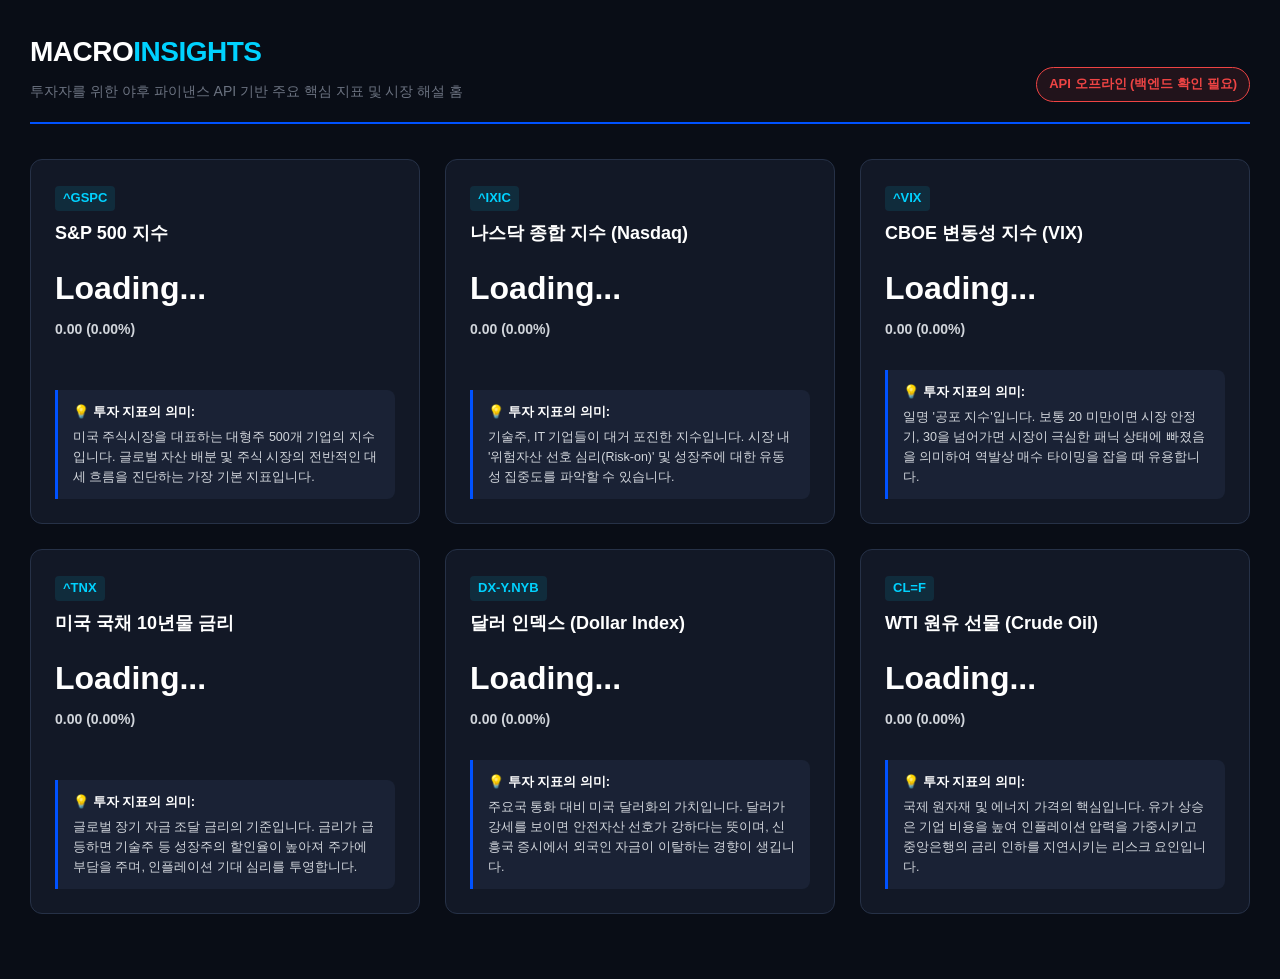
<file: home.html>
<!DOCTYPE html>
<html lang="ko">
<head>
    <meta charset="UTF-8">
    <meta name="viewport" content="width=device-width, initial-scale=1.0">
    <title>투자자용 매크로 지표 대시보드 (Macro Insights)</title>
    <style>
        * {
            box-sizing: border-box;
            margin: 0;
            padding: 0;
        }

        :root {
            --bg-main: #090d16;
            --bg-card: #121826;
            --bg-inner: #1a2235;
            --primary-blue: #0052ff;
            --cyan-blue: #00d2ff;
            --text-title: #ffffff;
            --text-body: #d1d5db;
            --text-muted: #6b7280;
            --border-color: #263147;
            --accent-green: #10b981;
            --accent-red: #ef4444;
        }

        body {
            font-family: -apple-system, BlinkMacSystemFont, 'Segoe UI', Roboto, sans-serif;
            background-color: var(--bg-main);
            color: var(--text-body);
            padding: 30px;
            line-height: 1.6;
        }

        header {
            border-bottom: 2px solid var(--primary-blue);
            padding-bottom: 20px;
            margin-bottom: 35px;
        }

        .header-container {
            display: flex;
            justify-content: space-between;
            align-items: flex-end;
        }

        .logo-area h1 {
            color: var(--text-title);
            font-size: 28px;
            font-weight: 800;
            letter-spacing: -0.5px;
        }

        .logo-area h1 span { color: var(--cyan-blue); }
        .logo-area p { color: var(--text-muted); font-size: 14px; margin-top: 5px; }

        .status-badge {
            background-color: rgba(0, 82, 255, 0.15);
            border: 1px solid var(--primary-blue);
            color: var(--cyan-blue);
            padding: 6px 12px;
            border-radius: 20px;
            font-size: 13px;
            font-weight: 600;
        }

        .dashboard-grid {
            display: grid;
            grid-template-columns: repeat(auto-fit, minmax(350px, 1fr));
            gap: 25px;
            margin-bottom: 35px;
        }

        .metric-card {
            background-color: var(--bg-card);
            border: 1px solid var(--border-color);
            border-radius: 12px;
            padding: 24px;
            display: flex;
            flex-direction: column;
            justify-content: space-between;
        }

        .ticker-name {
            font-size: 13px;
            font-weight: bold;
            color: var(--cyan-blue);
            background: rgba(0, 210, 255, 0.1);
            padding: 2px 8px;
            border-radius: 4px;
            display: inline-block;
        }

        .index-title {
            font-size: 18px;
            color: var(--text-title);
            font-weight: 700;
            margin-top: 8px;
        }

        .card-value-box { margin: 15px 0; }
        .current-price { font-size: 32px; font-weight: 800; color: var(--text-title); }
        .price-change { font-size: 14px; font-weight: 600; margin-top: 4px; }

        /* 상승/하락 컬러 클래스 */
        .up { color: var(--accent-green); }
        .down { color: var(--accent-red); }

        .indicator-meaning {
            background-color: var(--bg-inner);
            border-left: 3px solid var(--primary-blue);
            padding: 12px 15px;
            border-radius: 0 8px 8px 0;
            margin-top: 15px;
        }

        .indicator-meaning strong { color: var(--text-title); display: block; margin-bottom: 4px; font-size: 13px;}
        .indicator-meaning p { color: var(--text-body); font-size: 12.5px; }
    </style>
</head>
<body>

    <header>
        <div class="header-container">
            <div class="logo-area">
                <h1>MACRO<span>INSIGHTS</span></h1>
                <p>투자자를 위한 야후 파이낸스 API 기반 주요 핵심 지표 및 시장 해설 홈</p>
            </div>
            <div class="status-badge" id="api-status">API 연결 대기 중...</div>
        </div>
    </header>

    <div class="dashboard-grid">
        <div class="metric-card" id="card-sp500">
            <div>
                <div><span class="ticker-name">^GSPC</span></div>
                <div class="index-title">S&P 500 지수</div>
                <div class="card-value-box">
                    <div class="current-price">Loading...</div>
                    <div class="price-change">0.00 (0.00%)</div>
                </div>
            </div>
            <div class="indicator-meaning">
                <strong>💡 투자 지표의 의미:</strong>
                <p>미국 주식시장을 대표하는 대형주 500개 기업의 지수입니다. 글로벌 자산 배분 및 주식 시장의 전반적인 대세 흐름을 진단하는 가장 기본 지표입니다.</p>
            </div>
        </div>

        <div class="metric-card" id="card-nasdaq">
            <div>
                <div><span class="ticker-name">^IXIC</span></div>
                <div class="index-title">나스닥 종합 지수 (Nasdaq)</div>
                <div class="card-value-box">
                    <div class="current-price">Loading...</div>
                    <div class="price-change">0.00 (0.00%)</div>
                </div>
            </div>
            <div class="indicator-meaning">
                <strong>💡 투자 지표의 의미:</strong>
                <p>기술주, IT 기업들이 대거 포진한 지수입니다. 시장 내 '위험자산 선호 심리(Risk-on)' 및 성장주에 대한 유동성 집중도를 파악할 수 있습니다.</p>
            </div>
        </div>

        <div class="metric-card" id="card-vix">
            <div>
                <div><span class="ticker-name">^VIX</span></div>
                <div class="index-title">CBOE 변동성 지수 (VIX)</div>
                <div class="card-value-box">
                    <div class="current-price">Loading...</div>
                    <div class="price-change">0.00 (0.00%)</div>
                </div>
            </div>
            <div class="indicator-meaning">
                <strong>💡 투자 지표의 의미:</strong>
                <p>일명 '공포 지수'입니다. 보통 20 미만이면 시장 안정기, 30을 넘어가면 시장이 극심한 패닉 상태에 빠졌음을 의미하여 역발상 매수 타이밍을 잡을 때 유용합니다.</p>
            </div>
        </div>

        <div class="metric-card" id="card-bond10y">
            <div>
                <div><span class="ticker-name">^TNX</span></div>
                <div class="index-title">미국 국채 10년물 금리</div>
                <div class="card-value-box">
                    <div class="current-price">Loading...</div>
                    <div class="price-change">0.00 (0.00%)</div>
                </div>
            </div>
            <div class="indicator-meaning">
                <strong>💡 투자 지표의 의미:</strong>
                <p>글로벌 장기 자금 조달 금리의 기준입니다. 금리가 급등하면 기술주 등 성장주의 할인율이 높아져 주가에 부담을 주며, 인플레이션 기대 심리를 투영합니다.</p>
            </div>
        </div>

        <div class="metric-card" id="card-dollar">
            <div>
                <div><span class="ticker-name">DX-Y.NYB</span></div>
                <div class="index-title">달러 인덱스 (Dollar Index)</div>
                <div class="card-value-box">
                    <div class="current-price">Loading...</div>
                    <div class="price-change">0.00 (0.00%)</div>
                </div>
            </div>
            <div class="indicator-meaning">
                <strong>💡 투자 지표의 의미:</strong>
                <p>주요국 통화 대비 미국 달러화의 가치입니다. 달러가 강세를 보이면 안전자산 선호가 강하다는 뜻이며, 신흥국 증시에서 외국인 자금이 이탈하는 경향이 생깁니다.</p>
            </div>
        </div>

        <div class="metric-card" id="card-oil">
            <div>
                <div><span class="ticker-name">CL=F</span></div>
                <div class="index-title">WTI 원유 선물 (Crude Oil)</div>
                <div class="card-value-box">
                    <div class="current-price">Loading...</div>
                    <div class="price-change">0.00 (0.00%)</div>
                </div>
            </div>
            <div class="indicator-meaning">
                <strong>💡 투자 지표의 의미:</strong>
                <p>국제 원자재 및 에너지 가격의 핵심입니다. 유가 상승은 기업 비용을 높여 인플레이션 압력을 가중시키고 중앙은행의 금리 인하를 지연시키는 리스크 요인입니다.</p>
            </div>
        </div>
    </div>

    <script>
        // Python 백엔드 API 서버로부터 데이터를 가져와 UI를 업데이트하는 핵심 로직
        async function fetchMacroData() {
            const statusBadge = document.getElementById('api-status');
            try {
                // 1단계에서 만든 FastAPI 서버 주소 호출 (CORS 우회)
                const response = await fetch('http://localhost:8000/api/macro');
                if (!response.ok) throw new Error("네트워크 응답 불량");
                
                const data = await response.json();
                
                // 데이터 매핑 리스트
                const keys = ['sp500', 'nasdaq', 'vix', 'bond10y', 'dollar', 'oil'];
                
                keys.forEach(key => {
                    const card = document.getElementById(`card-${key}`);
                    if(card && data[key]) {
                        // 가격 및 변동률 업데이트
                        card.querySelector('.current-price').innerText = data[key].price;
                        
                        const changeEl = card.querySelector('.price-change');
                        changeEl.innerText = data[key].change;
                        
                        // 상승/하락 여부에 따른 스타일 클래스(up/down) 부여
                        changeEl.className = `price-change ${data[key].status}`;
                    }
                });
                
                statusBadge.innerText = "Yahoo API 데이터 연동 완료";
                statusBadge.style.borderColor = "#10b981";
                statusBadge.style.color = "#10b981";
                statusBadge.style.backgroundColor = "rgba(16, 185, 129, 0.1)";

            } catch (error) {
                console.error("데이터 로드 실패:", error);
                statusBadge.innerText = "API 오프라인 (백엔드 확인 필요)";
                statusBadge.style.borderColor = "#ef4444";
                statusBadge.style.color = "#ef4444";
                statusBadge.style.backgroundColor = "rgba(239, 68, 68, 0.1)";
            }
        }

        // 페이지가 열릴 때 '딱 한 번만' 야후 파이낸스 가공 데이터를 조회하여 뿌려줌
        window.onload = fetchMacroData;
    </script>
</body>
</html>
</file>
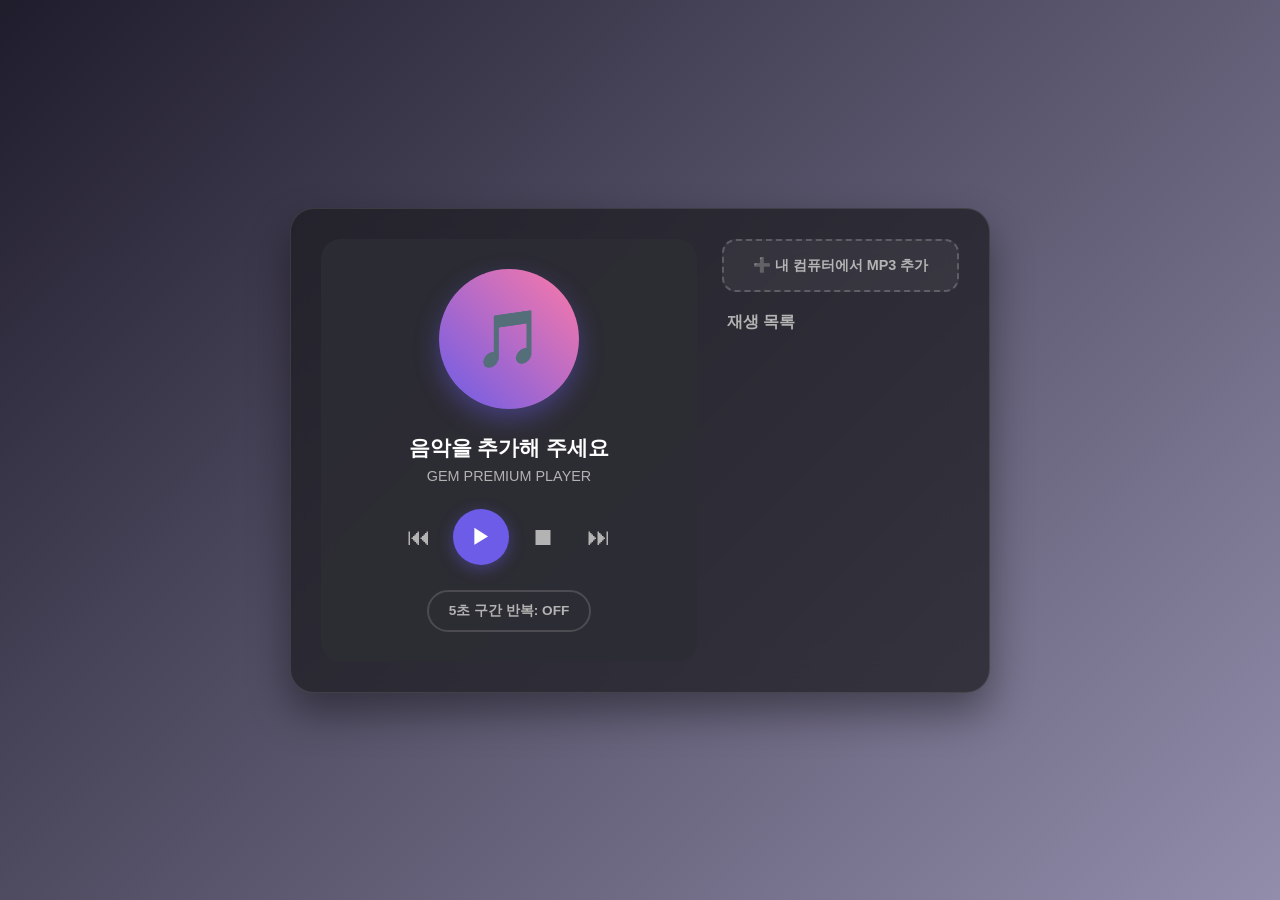
<file: mp3player.html>
<!DOCTYPE html>
<html lang="ko">
<head>
    <meta charset="UTF-8">
    <meta name="viewport" content="width=device-width, initial-scale=1.0">
    <title>GEM 프리미엄 MP3 플레이어</title>
    <style>
        /* ==========================================
           🎨 CSS: 모던 다크모드 디자인 & 세련된 그래픽
           ========================================== */
        :root {
            --bg-gradient: linear-gradient(135deg, #1f1c2c, #928dab);
            --panel-bg: rgba(30, 30, 35, 0.75);
            --card-bg: rgba(45, 45, 52, 0.9);
            --text-main: #ffffff;
            --text-sub: #b3b3b3;
            --accent-color: #6c5ce7;
            --accent-hover: #a29bfe;
            --danger-color: #ff7675;
            --danger-hover: #ff7675;
        }

        * {
            box-sizing: border-box;
            margin: 0;
            padding: 0;
        }

        body {
            font-family: '-apple-system', BlinkMacSystemFont, 'Segoe UI', Roboto, Helvetica, Arial, sans-serif;
            background: var(--bg-gradient);
            color: var(--text-main);
            min-height: 100vh;
            display: flex;
            justify-content: center;
            align-items: center;
            padding: 20px;
        }

        /* 메인 컨테이너 (레이아웃) */
        .player-app {
            display: flex;
            background: var(--panel-bg);
            backdrop-filter: blur(20px);
            -webkit-backdrop-filter: blur(20px);
            border: 1px solid rgba(255, 255, 255, 0.1);
            padding: 30px;
            border-radius: 24px;
            box-shadow: 0 20px 40px rgba(0, 0, 0, 0.4);
            width: 700px;
            max-width: 100%;
            gap: 25px;
        }

        /* 1. 왼쪽 메인 제어부 */
        .player-main {
            flex: 1.2;
            background: var(--card-bg);
            border-radius: 20px;
            padding: 30px;
            text-align: center;
            display: flex;
            flex-direction: column;
            justify-content: center;
            align-items: center;
        }

        /* 가상의 앨범 아트 그래픽 */
        .album-art {
            width: 140px;
            height: 140px;
            background: linear-gradient(45deg, #6c5ce7, #fd79a8);
            border-radius: 50%;
            margin-bottom: 25px;
            box-shadow: 0 10px 25px rgba(108, 92, 231, 0.4);
            display: flex;
            justify-content: center;
            align-items: center;
            font-size: 3.5rem;
            animation: rotateArt 20s linear infinite;
            animation-play-state: paused; /* 기본은 정지 상태 */
        }

        @keyframes rotateArt {
            from { transform: rotate(0deg); }
            to { transform: rotate(360deg); }
        }

        .song-title {
            font-size: 1.3rem;
            font-weight: 700;
            margin-bottom: 6px;
            width: 100%;
            white-space: nowrap;
            overflow: hidden;
            text-overflow: ellipsis;
        }

        .artist-name {
            font-size: 0.9rem;
            color: var(--text-sub);
            margin-bottom: 25px;
        }

        /* 오디오 컨트롤 버튼 셋 */
        .controls {
            display: flex;
            align-items: center;
            gap: 12px;
            margin-bottom: 25px;
        }

        .btn-ctrl {
            background: none;
            border: none;
            color: var(--text-sub);
            font-size: 1.5rem;
            cursor: pointer;
            width: 44px;
            height: 44px;
            border-radius: 50%;
            display: flex;
            justify-content: center;
            align-items: center;
            transition: all 0.2s ease;
        }

        .btn-ctrl:hover {
            color: var(--text-main);
            background-color: rgba(255, 255, 255, 0.08);
        }

        /* 재생 버튼 강조 */
        .btn-play-pause {
            background-color: var(--accent-color);
            color: #fff;
            font-size: 1.3rem;
            width: 56px;
            height: 56px;
            box-shadow: 0 4px 15px rgba(108, 92, 231, 0.4);
        }

        .btn-play-pause:hover {
            background-color: var(--accent-hover);
            color: #fff;
            transform: scale(1.05);
        }

        /* 5초 구간 반복 버튼 */
        .btn-loop {
            background-color: transparent;
            border: 2px solid rgba(255, 255, 255, 0.15);
            color: var(--text-sub);
            padding: 10px 20px;
            border-radius: 30px;
            cursor: pointer;
            font-size: 0.85rem;
            font-weight: 600;
            transition: all 0.2s ease;
        }

        .btn-loop:hover {
            border-color: rgba(255, 255, 255, 0.4);
            color: var(--text-main);
        }

        .btn-loop.active {
            background-color: var(--danger-color);
            border-color: var(--danger-color);
            color: #fff;
            box-shadow: 0 4px 12px rgba(255, 118, 117, 0.3);
        }


        /* 2. 오른쪽 플레이리스트 및 업로드부 */
        .player-playlist {
            flex: 0.9;
            display: flex;
            flex-direction: column;
        }

        /* 음악 추가 버튼 스타일 */
        .upload-label {
            background-color: rgba(255, 255, 255, 0.05);
            border: 2px dashed rgba(255, 255, 255, 0.2);
            color: var(--text-sub);
            padding: 15px;
            border-radius: 14px;
            text-align: center;
            cursor: pointer;
            font-size: 0.9rem;
            font-weight: 600;
            margin-bottom: 20px;
            transition: all 0.2s ease;
            display: block;
        }

        .upload-label:hover {
            background-color: rgba(255, 255, 255, 0.1);
            border-color: var(--accent-hover);
            color: var(--text-main);
        }

        #file-input {
            display: none;
        }

        .playlist-header {
            font-size: 1rem;
            font-weight: 600;
            color: var(--text-sub);
            margin-bottom: 12px;
            padding-left: 5px;
        }

        /* 스크롤 가능한 곡 목록 */
        .track-list {
            list-style: none;
            overflow-y: auto;
            flex-grow: 1;
            max-height: 260px;
            padding-right: 5px;
        }

        /* 스크롤바 세련되게 디자인 */
        .track-list::-webkit-scrollbar {
            width: 6px;
        }
        .track-list::-webkit-scrollbar-thumb {
            background: rgba(255, 255, 255, 0.1);
            border-radius: 4px;
        }

        .track-list li {
            padding: 12px 16px;
            border-radius: 10px;
            cursor: pointer;
            font-size: 0.9rem;
            color: var(--text-sub);
            white-space: nowrap;
            overflow: hidden;
            text-overflow: ellipsis;
            margin-bottom: 6px;
            transition: all 0.2s ease;
            background-color: rgba(255, 255, 255, 0.02);
        }

        .track-list li:hover {
            background-color: rgba(255, 255, 255, 0.07);
            color: var(--text-main);
        }

        /* 현재 재생중인 곡의 하이라이트 스타일 */
        .track-list li.playing {
            background-color: rgba(108, 92, 231, 0.15);
            color: var(--accent-hover);
            font-weight: 600;
            border-left: 4px solid var(--accent-color);
        }
    </style>
</head>
<body>

    <div class="player-app">
        <div class="player-main">
            <div class="album-art" id="album-art">🎵</div>
            
            <div class="song-title" id="music-title">음악을 추가해 주세요</div>
            <div class="artist-name">GEM PREMIUM PLAYER</div>
            
            <audio id="my-audio"></audio>

            <div class="controls">
                <button class="btn-ctrl" onclick="prevTrack()" title="이전곡">⏮</button>
                <button class="btn-ctrl btn-play-pause" onclick="togglePlay()" id="play-btn" title="재생">▶</button>
                <button class="btn-ctrl" onclick="stopTrack()" title="멈춤">⏹</button>
                <button class="btn-ctrl" onclick="nextTrack()" title="다음곡">⏭</button>
            </div>

            <button class="btn-loop" onclick="toggleLoop5Sec()" id="loop-btn">5초 구간 반복: OFF</button>
        </div>

        <div class="player-playlist">
            <label for="file-input" class="upload-label">
                ➕ 내 컴퓨터에서 MP3 추가
            </label>
            <input type="file" id="file-input" accept="audio/mpeg" multiple>
            
            <div class="playlist-header">재생 목록</div>
            <ul class="track-list" id="playlist-ul">
                </ul>
        </div>
    </div>

    <script>
        const audio = document.getElementById('my-audio');
        const playBtn = document.getElementById('play-btn');
        const loopBtn = document.getElementById('loop-btn');
        const musicTitle = document.getElementById('music-title');
        const fileInput = document.getElementById('file-input');
        const playlistUl = document.getElementById('playlist-ul');
        const albumArt = document.getElementById('album-art');

        let playlist = [];  // 곡 정보를 담을 리스트
        let currentIdx = 0; // 현재 곡 위치

        let isLooping5Sec = false; // 구간반복 활성화 여부
        let loopStartTime = 0;     // 구간반복이 시작된 시점의 재생시간 저장

        // 1. 사용자가 파일을 선택했을 때 처리하는 기능
        fileInput.addEventListener('change', function(e) {
            const files = e.target.files;
            if (files.length === 0) return;

            for (let i = 0; i < files.length; i++) {
                const file = files[i];
                if (file.type !== 'audio/mpeg') continue; // MP3 파일만 골라내기

                // 💡 [핵심] 브라우저가 임시로 파일에 접근할 수 있는 가상 주소(Blob URL) 생성
                const fileUrl = URL.createObjectURL(file);
                
                playlist.push({
                    title: file.name.replace('.mp3', ''), // 확장자 지우고 제목 추출
                    src: fileUrl
                });
            }

            renderPlaylist(); // 화면 목록 새로고침

            // 처음 곡이 등록되었고, 아직 아무 노래도 로드되지 않았다면 첫 곡을 대기시킴
            if (playlist.length > 0 && audio.src === "") {
                currentIdx = 0;
                loadTrack(currentIdx);
            }
        });

        // 2. 플레이리스트 목록을 화면에 깔끔하게 그려주는 기능
        function renderPlaylist() {
            playlistUl.innerHTML = ''; // 기존 리스트 청소

            playlist.forEach((track, index) => {
                const li = document.createElement('li');
                li.innerText = `${index + 1}. ${track.title}`;
                
                // 현재 재생중인 곡이면 특별한 CSS 클래스 부여
                if (index === currentIdx && audio.src !== "") {
                    li.classList.add('playing');
                }

                // 리스트 안의 노래를 클릭하면 바로 재생되는 기능
                li.addEventListener('click', () => {
                    currentIdx = index;
                    loadTrack(currentIdx);
                    audio.play();
                    setPlayState(true);
                });

                playlistUl.appendChild(li);
            });
        }

        // 3. 곡을 재생 장치에 불러오는 기능
        function loadTrack(index) {
            if (playlist.length === 0) return;

            audio.src = playlist[index].src;
            musicTitle.innerText = playlist[index].title;
            
            // 새 곡이 로드되면 기존에 켜져 있던 구간 반복은 해제함
            if (isLooping5Sec) {
                isLooping5Sec = false;
                loopBtn.innerText = "5초 구간 반복: OFF";
                loopBtn.classList.remove('active');
            }

            renderPlaylist(); // 재생 표시를 업데이트하기 위해 리스트 리렌더링
        }

        // 4. 재생 상태에 따라 그래픽과 버튼 모양을 바꾸는 통합 조절 기능
        function setPlayState(isPlaying) {
            if (isPlaying) {
                playBtn.innerText = "⏸";
                albumArt.style.animationPlayState = "running"; // 앨범 아트 회전 시작
            } else {
                playBtn.innerText = "▶";
                albumArt.style.animationPlayState = "paused";  // 앨범 아트 회전 일시정지
            }
        }

        // 5. 기본 컨트롤 함수들
        function togglePlay() {
            if (playlist.length === 0) {
                alert("음악 파일이 없습니다. 상단 버튼을 통해 MP3 파일을 먼저 추가해 주세요!");
                return;
            }

            if (audio.paused) {
                audio.play();
                setPlayState(true);
            } else {
                audio.pause();
                setPlayState(false);
            }
        }

        function stopTrack() {
            audio.pause();
            audio.currentTime = 0; // 시간을 처음으로 되돌림
            setPlayState(false);
            if (isLooping5Sec) toggleLoop5Sec(); // 정지 시 구간반복도 OFF
        }

        function nextTrack() {
            if (playlist.length === 0) return;
            currentIdx = (currentIdx + 1) % playlist.length; // 마지막 곡이면 다시 0번으로
            loadTrack(currentIdx);
            audio.play();
            setPlayState(true);
        }

        function prevTrack() {
            if (playlist.length === 0) return;
            currentIdx = (currentIdx - 1 + playlist.length) % playlist.length; // 0번 곡이면 마지막 곡으로
            loadTrack(currentIdx);
            audio.play();
            setPlayState(true);
        }

        // 6. ⭐ 핵심: 5초 구간 반복 기능
        function toggleLoop5Sec() {
            if (playlist.length === 0) return;
            if (audio.paused) {
                alert("노래가 재생 중일 때만 구간 반복을 지정할 수 있습니다.");
                return;
            }

            if (!isLooping5Sec) {
                isLooping5Sec = true;
                loopStartTime = audio.currentTime; // 누른 시점의 재생 위치(초) 기록
                loopBtn.innerText = "5초 구간 반복: ON";
                loopBtn.classList.add('active');
            } else {
                isLooping5Sec = false;
                loopBtn.innerText = "5초 구간 반복: OFF";
                loopBtn.classList.remove('active');
            }
        }

        // 7. 실시간 감시 엔진 (노래가 흐르는 동안 브라우저가 주기적으로 실행함)
        audio.addEventListener('timeupdate', function() {
            if (isLooping5Sec) {
                // 현재 재생 시간이 설정된 시작점보다 5초를 넘어가면 강제로 소환
                if (audio.currentTime >= loopStartTime + 5) {
                    audio.currentTime = loopStartTime;
                }
            }
        });

        // 8. 노래 한 곡이 완전히 끝났을 때의 자동화 기능
        audio.addEventListener('ended', function() {
            nextTrack(); // 자동으로 다음 곡 재생
        });
    </script>
</body>
</html>
</file>
